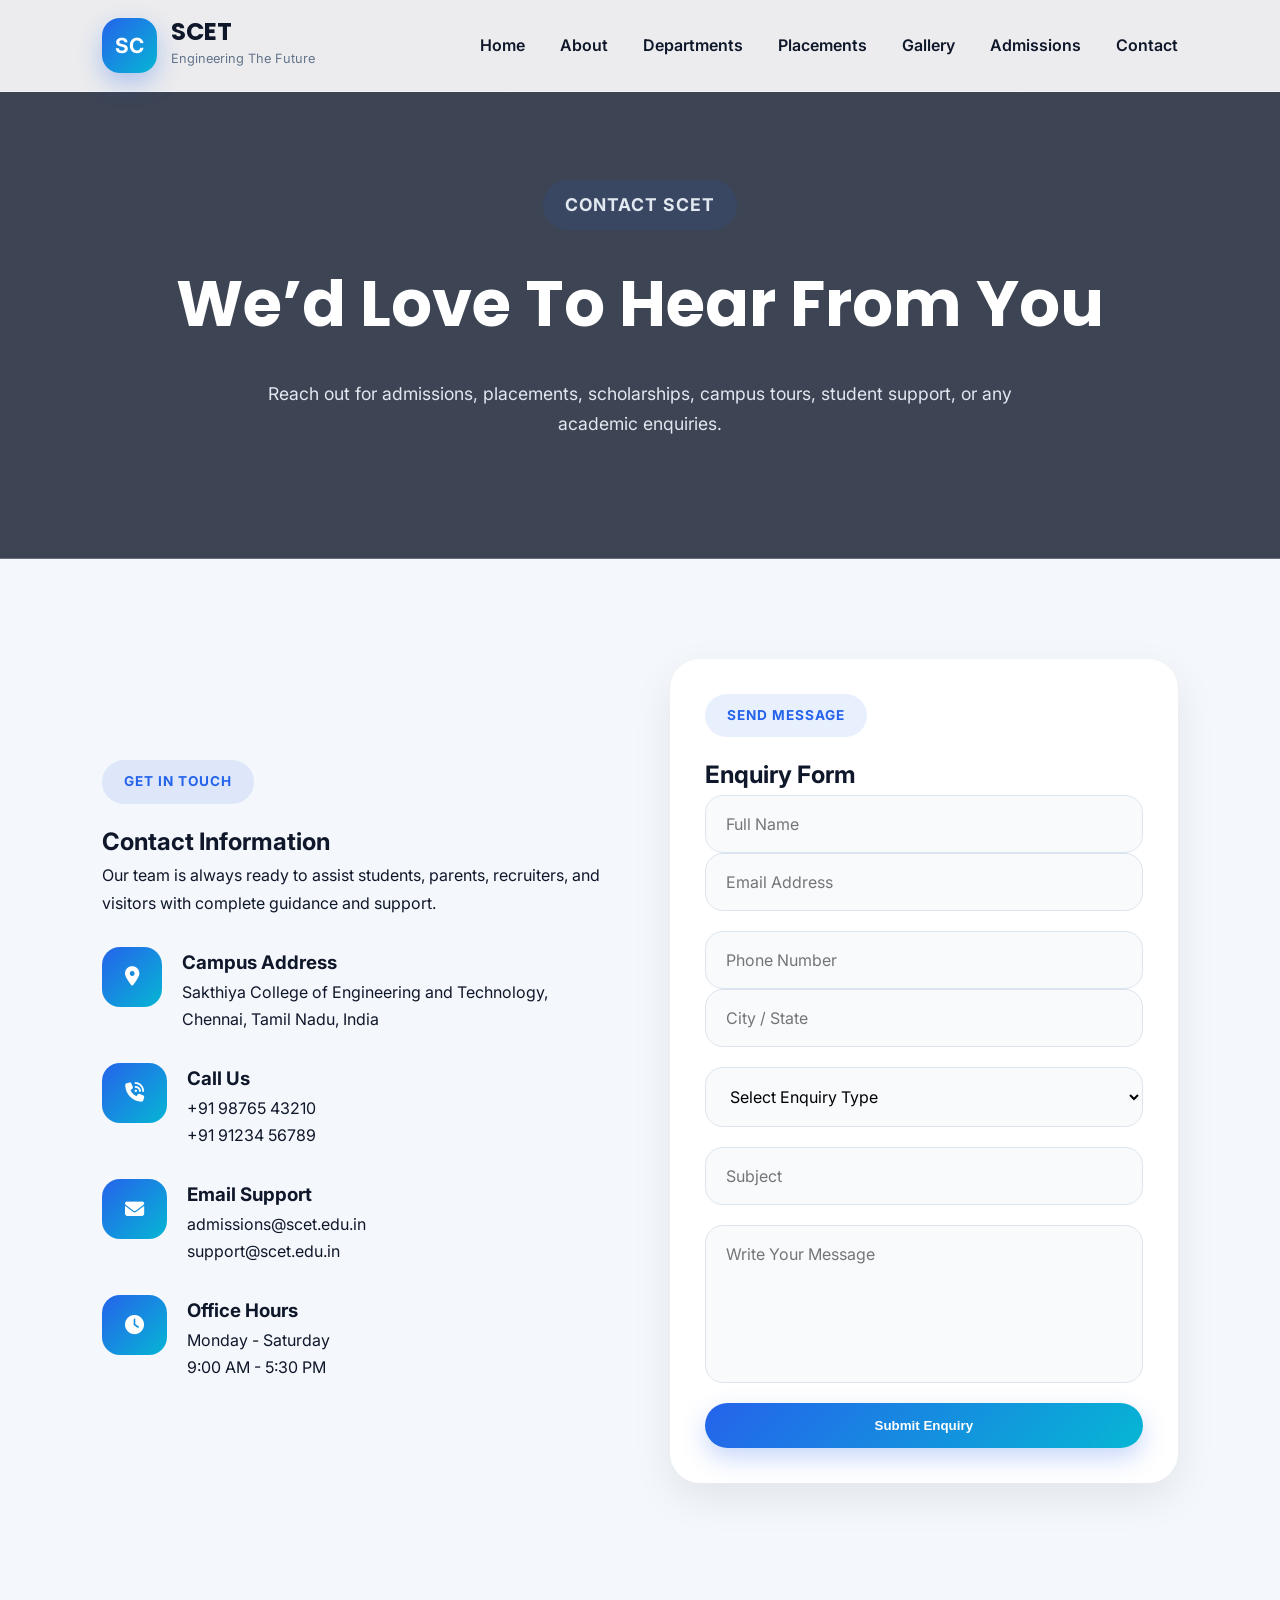
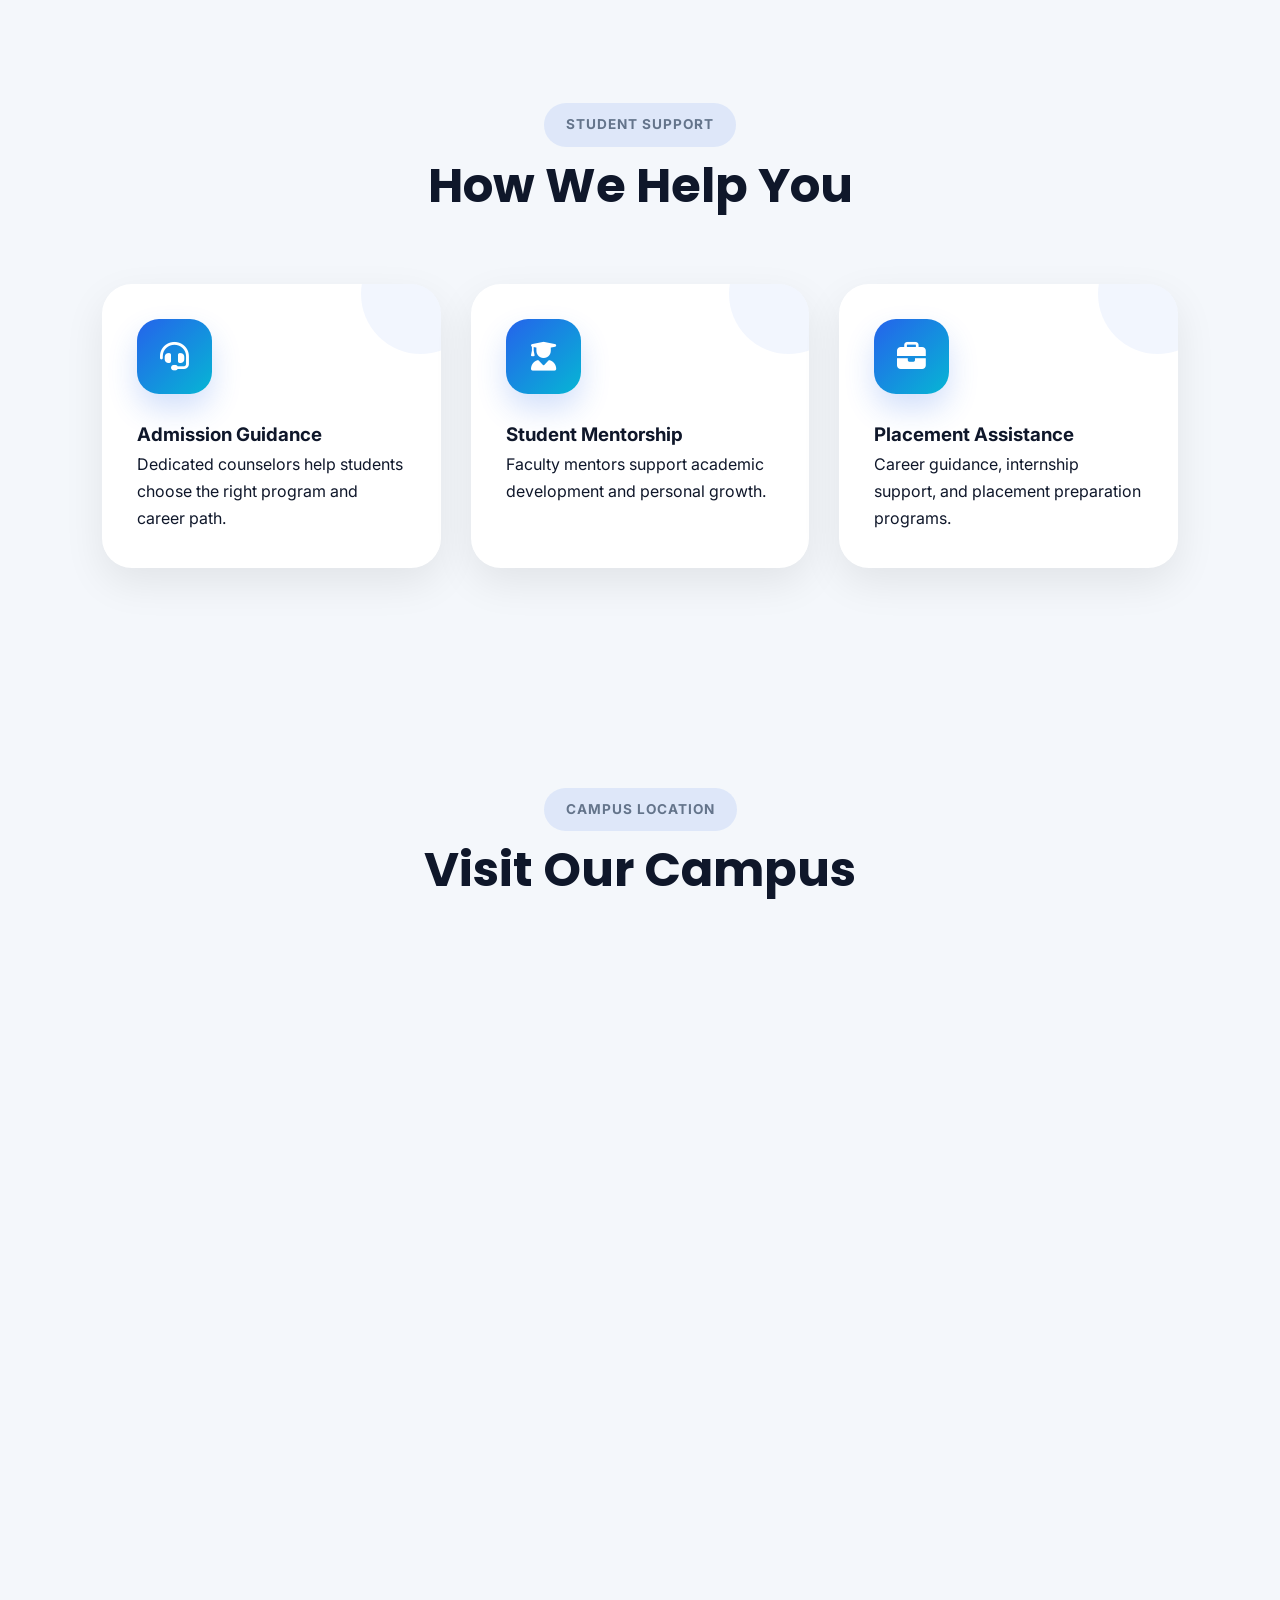
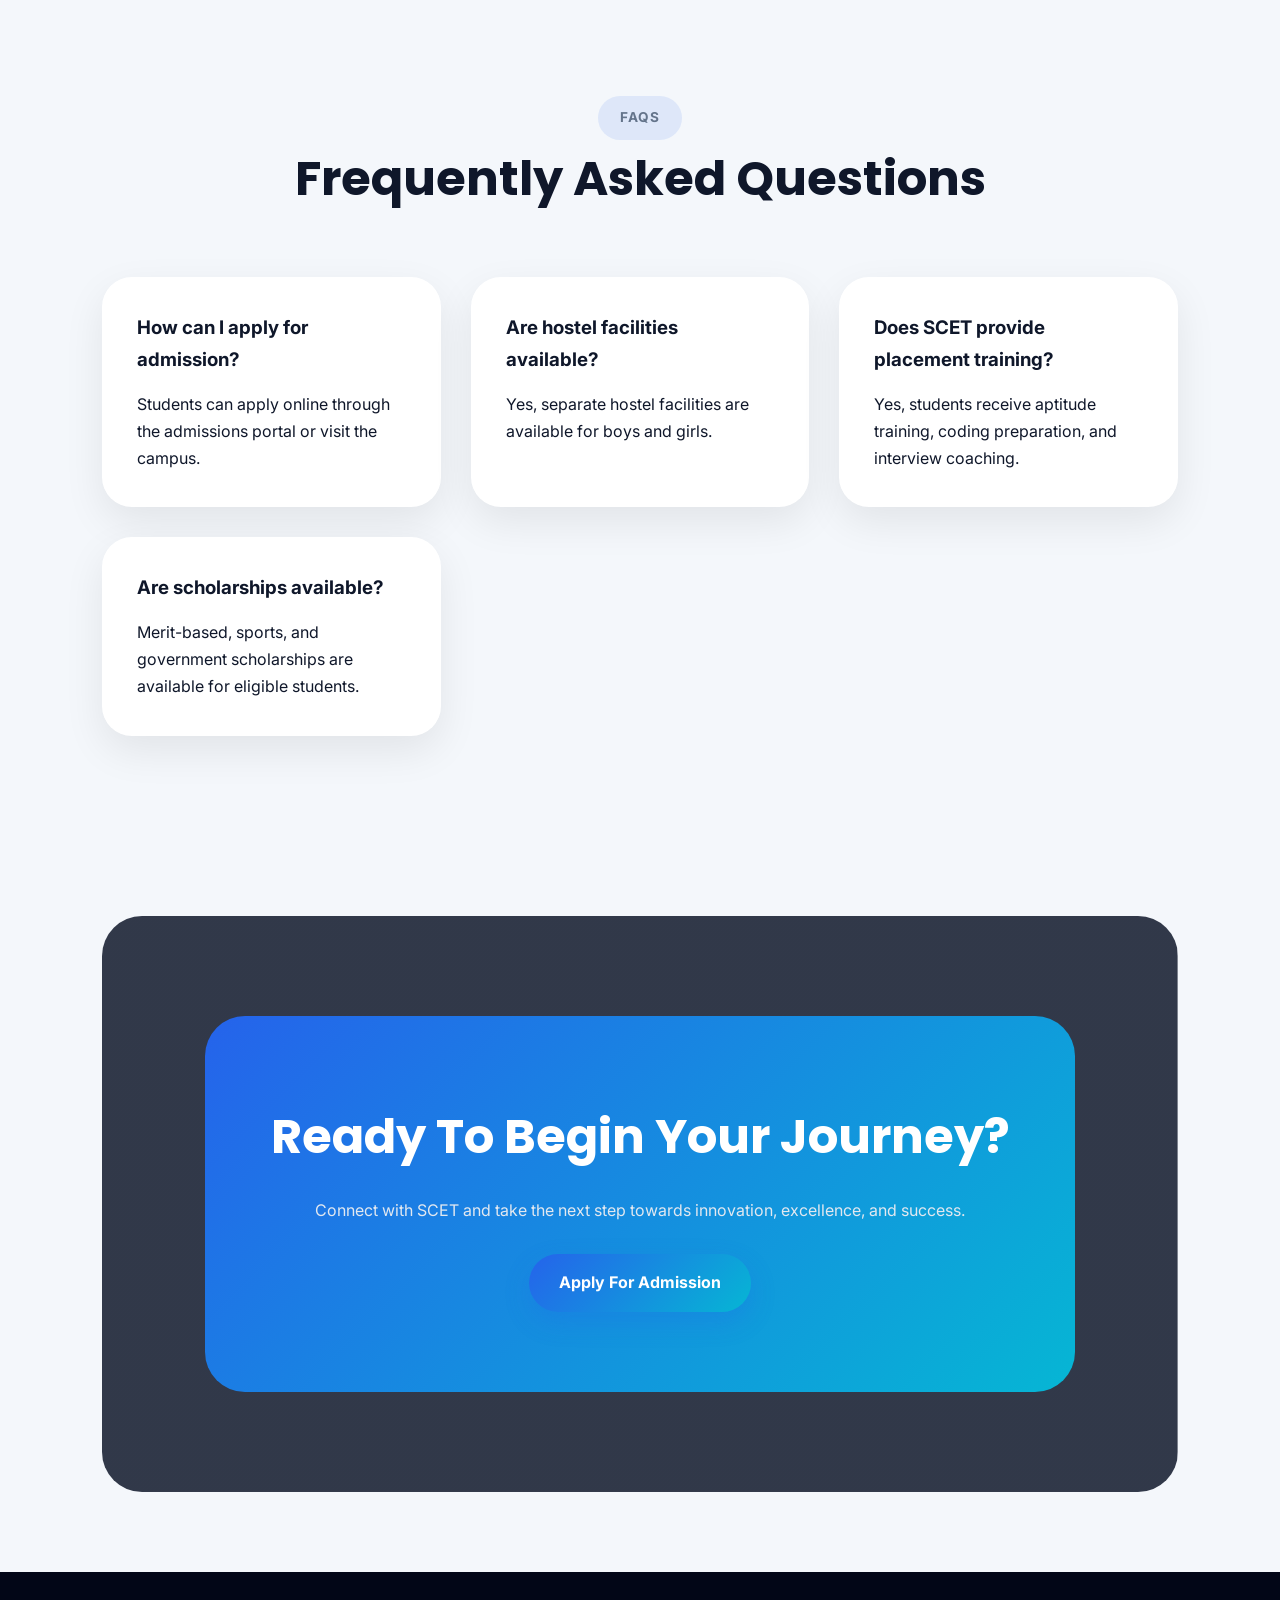
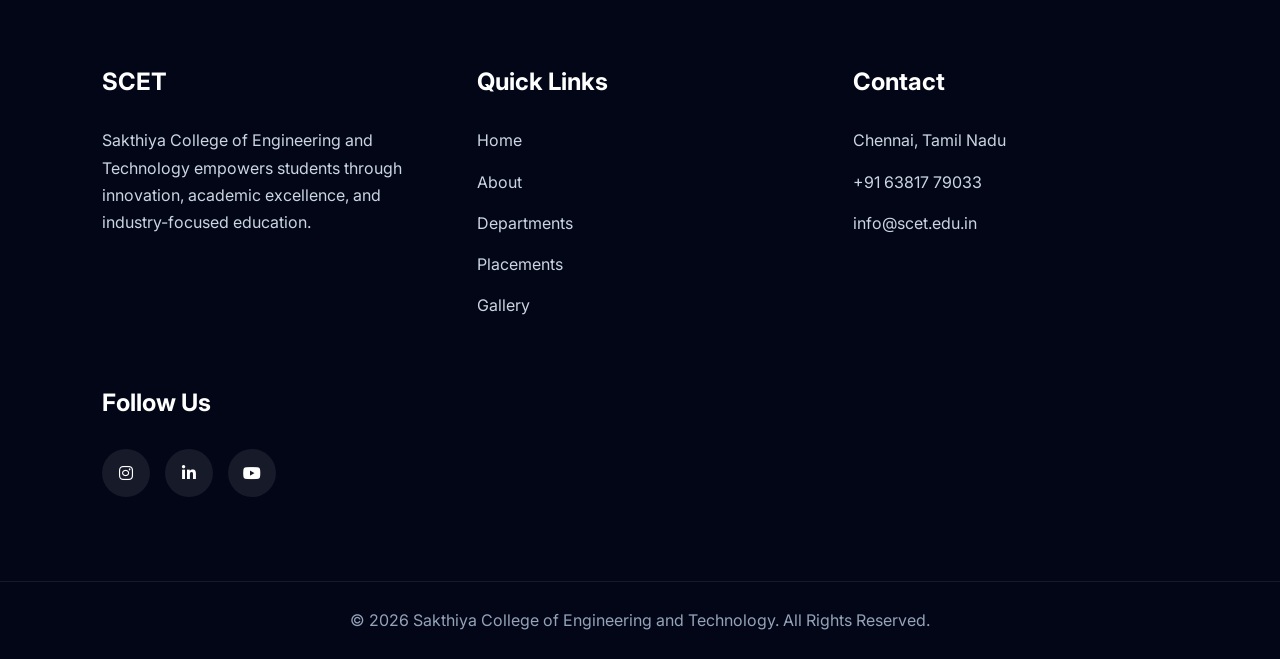
<file: contact.html>
<!-- contact.html -->

<!DOCTYPE html>
<html lang="en">

<head>

    <!-- META TAGS -->

    <meta charset="UTF-8">

    <meta name="viewport"
        content="width=device-width, initial-scale=1.0">

    <meta name="description"
        content="Contact Sakthiya College of Engineering and Technology for admissions, placements, campus visits, and student support.">

    <meta name="keywords"
        content="SCET Contact, Engineering College Chennai, Admission Contact, College Enquiry">

    <title>SCET | Contact Us</title>

    <!-- GOOGLE FONTS -->

    <link rel="preconnect"
        href="https://fonts.googleapis.com">

    <link rel="preconnect"
        href="https://fonts.gstatic.com"
        crossorigin>

    <link href="https://fonts.googleapis.com/css2?family=Inter:wght@300;400;500;600;700;800&family=Poppins:wght@400;500;600;700;800&display=swap"
        rel="stylesheet">

    <!-- FONT AWESOME -->

    <link rel="stylesheet"
        href="https://cdnjs.cloudflare.com/ajax/libs/font-awesome/6.5.2/css/all.min.css">

    <!-- AOS -->

    <link rel="stylesheet"
        href="https://unpkg.com/aos@2.3.4/dist/aos.css">

    <!-- CSS -->

    <link rel="stylesheet"
        href="style.css">

</head>

<body>

    <!-- ================= HEADER ================= -->

    <header>

        <nav>

            <!-- LOGO -->

            <div class="logo">

                <div class="logo-circle">
                    SC
                </div>

                <div class="logo-text">

                    <h2>SCET</h2>

                    <span>Engineering The Future</span>

                </div>

            </div>

            <!-- NAVIGATION -->

            <ul class="nav-links"
                id="navLinks">

                <li>
                    <a href="index.html">
                        Home
                    </a>
                </li>

                <li>
                    <a href="about.html">
                        About
                    </a>
                </li>

                <li>
                    <a href="departments.html">
                        Departments
                    </a>
                </li>

                <li>
                    <a href="placements.html">
                        Placements
                    </a>
                </li>

                <li>
                    <a href="gallery.html">
                        Gallery
                    </a>
                </li>

                <li>
                    <a href="admissions.html">
                        Admissions
                    </a>
                </li>

                <li>
                    <a href="contact.html"
                        class="active">
                        Contact
                    </a>
                </li>

            </ul>

            <!-- MOBILE MENU -->

            <div class="menu-toggle"
                id="menuToggle">

                <i class="fa-solid fa-bars"></i>

            </div>

        </nav>

    </header>



    <!-- ================= HERO ================= -->

    <section class="page-hero">

        <div class="page-hero-content"
            data-aos="fade-up">

            <p class="section-tag">
                Contact SCET
            </p>

            <h1>

                We’d Love To Hear From You

            </h1>

            <p>

                Reach out for admissions, placements,
                scholarships, campus tours, student support,
                or any academic enquiries.

            </p>

        </div>

    </section>



    <!-- ================= CONTACT MAIN ================= -->

    <section class="contact-main-section">

        <div class="contact-container">

            <!-- LEFT -->

            <div class="contact-info"
                data-aos="fade-right">

                <p class="section-tag">
                    Get In Touch
                </p>

                <h2>

                    Contact Information

                </h2>

                <p class="contact-description">

                    Our team is always ready to assist students,
                    parents, recruiters, and visitors with complete
                    guidance and support.

                </p>

                <!-- CARD -->

                <div class="contact-item">

                    <i class="fa-solid fa-location-dot"></i>

                    <div>

                        <h3>
                            Campus Address
                        </h3>

                        <p>

                            Sakthiya College of Engineering
                            and Technology,
                            Chennai, Tamil Nadu, India

                        </p>

                    </div>

                </div>

                <!-- CARD -->

                <div class="contact-item">

                    <i class="fa-solid fa-phone-volume"></i>

                    <div>

                        <h3>
                            Call Us
                        </h3>

                        <p>
                            +91 98765 43210
                        </p>

                        <p>
                            +91 91234 56789
                        </p>

                    </div>

                </div>

                <!-- CARD -->

                <div class="contact-item">

                    <i class="fa-solid fa-envelope"></i>

                    <div>

                        <h3>
                            Email Support
                        </h3>

                        <p>
                            admissions@scet.edu.in
                        </p>

                        <p>
                            support@scet.edu.in
                        </p>

                    </div>

                </div>

                <!-- CARD -->

                <div class="contact-item">

                    <i class="fa-solid fa-clock"></i>

                    <div>

                        <h3>
                            Office Hours
                        </h3>

                        <p>

                            Monday - Saturday
                            <br>
                            9:00 AM - 5:30 PM

                        </p>

                    </div>

                </div>
            </div>

            <!-- RIGHT -->

            <div class="contact-form-box"
                id="contactForm"
                data-aos="fade-left">

                <p class="section-tag">
                    Send Message
                </p>

                <h2>

                    Enquiry Form

                </h2>

                <form>

                    <div class="form-grid">

                        <input type="text"
                            placeholder="Full Name"
                            required>

                        <input type="email"
                            placeholder="Email Address"
                            required>

                    </div>

                    <div class="form-grid">

                        <input type="tel"
                            placeholder="Phone Number"
                            required>

                        <input type="text"
                            placeholder="City / State"
                            required>

                    </div>

                    <select required>

                        <option value="">
                            Select Enquiry Type
                        </option>

                        <option>
                            Admissions
                        </option>

                        <option>
                            Placements
                        </option>

                        <option>
                            Scholarships
                        </option>

                        <option>
                            Hostel Facilities
                        </option>

                        <option>
                            Campus Visit
                        </option>

                    </select>

                    <input type="text"
                        placeholder="Subject"
                        required>

                    <textarea rows="6"
                        placeholder="Write Your Message"></textarea>

                    <button type="submit"
                        class="primary-btn">

                        Submit Enquiry

                    </button>

                </form>

            </div>

        </div>

    </section>



    <!-- ================= QUICK SUPPORT ================= -->

    <section class="why-choose-section">

        <div class="section-header"
            data-aos="fade-up">

            <p class="section-tag">
                Student Support
            </p>

            <h2>

                How We Help You

            </h2>

        </div>

        <div class="why-choose-grid">

            <!-- CARD -->

            <div class="why-card"
                data-aos="zoom-in">

                <i class="fa-solid fa-headset"></i>

                <h3>
                    Admission Guidance
                </h3>

                <p>

                    Dedicated counselors help students
                    choose the right program and career path.

                </p>

            </div>

            <!-- CARD -->

            <div class="why-card"
                data-aos="zoom-in"
                data-aos-delay="100">

                <i class="fa-solid fa-user-graduate"></i>

                <h3>
                    Student Mentorship
                </h3>

                <p>

                    Faculty mentors support academic
                    development and personal growth.

                </p>

            </div>

            <!-- CARD -->

            <div class="why-card"
                data-aos="zoom-in"
                data-aos-delay="200">

                <i class="fa-solid fa-briefcase"></i>

                <h3>
                    Placement Assistance
                </h3>

                <p>

                    Career guidance, internship support,
                    and placement preparation programs.

                </p>

            </div>

        </div>

    </section>



    <!-- ================= MAP ================= -->

    <section class="map-section">

        <div class="section-header"
            data-aos="fade-up">

            <p class="section-tag">
                Campus Location
            </p>

            <h2>

                Visit Our Campus

            </h2>

        </div>

        <div class="map-container"
            data-aos="zoom-in">

            <iframe
                src="https://www.google.com/maps/embed?pb=!1m18!1m12!1m3!1d3915.9570034849037!2d80.242325!3d13.082680!2m3!1f0!2f0!3f0!3m2!1i1024!2i768!4f13.1!3m3!1m2!1s0x3a5266f0f8d6f0f1%3A0x8f2a1c0f5c2b0a1b!2sChennai!5e0!3m2!1sen!2sin!4v1710000000000!5m2!1sen!2sin"
                width="100%"
                height="500"
                style="border:0; border-radius:30px;"
                allowfullscreen=""
                loading="lazy">

            </iframe>

        </div>

    </section>



    <!-- ================= FAQ ================= -->

    <section class="faq-section">

        <div class="section-header"
            data-aos="fade-up">

            <p class="section-tag">
                FAQs
            </p>

            <h2>

                Frequently Asked Questions

            </h2>

        </div>

        <div class="faq-container">

            <!-- FAQ -->

            <div class="faq-card"
                data-aos="fade-up">

                <h3>
                    How can I apply for admission?
                </h3>

                <p>

                    Students can apply online through
                    the admissions portal or visit the campus.

                </p>

            </div>

            <!-- FAQ -->

            <div class="faq-card"
                data-aos="fade-up"
                data-aos-delay="100">

                <h3>
                    Are hostel facilities available?
                </h3>

                <p>

                    Yes, separate hostel facilities
                    are available for boys and girls.

                </p>

            </div>

            <!-- FAQ -->

            <div class="faq-card"
                data-aos="fade-up"
                data-aos-delay="200">

                <h3>
                    Does SCET provide placement training?
                </h3>

                <p>

                    Yes, students receive aptitude training,
                    coding preparation, and interview coaching.

                </p>

            </div>

            <!-- FAQ -->

            <div class="faq-card"
                data-aos="fade-up"
                data-aos-delay="300">

                <h3>
                    Are scholarships available?
                </h3>

                <p>

                    Merit-based, sports, and government
                    scholarships are available for eligible students.

                </p>

            </div>

        </div>

    </section>



    <!-- ================= CTA ================= -->

    <section class="cta-section">

        <div class="cta-content"
            data-aos="zoom-in">

            <h2>

                Ready To Begin Your Journey?

            </h2>

            <p>

                Connect with SCET and take the next step
                towards innovation, excellence, and success.

            </p>

            <a href="admissions.html"
                class="primary-btn">

                Apply For Admission

            </a>

        </div>

    </section>



    <!-- ================= FOOTER ================= -->

    <footer>

        <div class="footer-container">

            <!-- ABOUT -->

            <div class="footer-box">

                <h3>
                    SCET
                </h3>

                <p>

                    Sakthiya College of Engineering
                    and Technology empowers students
                    through innovation, academic excellence,
                    and industry-focused education.

                </p>

            </div>

            <!-- LINKS -->

            <div class="footer-box">

                <h3>
                    Quick Links
                </h3>

                <a href="index.html">
                    Home
                </a>

                <a href="about.html">
                    About
                </a>

                <a href="departments.html">
                    Departments
                </a>

                <a href="placements.html">
                    Placements
                </a>

                <a href="gallery.html">
                    Gallery
                </a>

            </div>

            <!-- CONTACT -->

            <div class="footer-box">

                <h3>
                    Contact
                </h3>

                <p>
                    Chennai, Tamil Nadu
                </p>

                <p>
                    +91 63817 79033
                </p>

                <p>
                    info@scet.edu.in
                </p>

            </div>

            <!-- SOCIAL -->

            <div class="footer-box">

                <h3>
                    Follow Us
                </h3>

                <div class="social-icons">

                    <a href="https://www.instagram.com/sakthiya_dellibabu/">
                        <i class="fa-brands fa-instagram"></i>
                    </a>

                    <a href="https://www.linkedin.com/in/sakthiya-d-83a5b3386/">
                        <i class="fa-brands fa-linkedin-in"></i>
                    </a>

                    <a href="https://www.youtube.com/channel/UCGmQo13iZ839QArNrKTA0Eg">
                        <i class="fa-brands fa-youtube"></i>
                    </a>

                </div>

            </div>

        </div>

        <!-- FOOTER BOTTOM -->

        <div class="footer-bottom">

            <p>

                © 2026 Sakthiya College of Engineering
                and Technology. All Rights Reserved.

            </p>

        </div>

    </footer>



    <!-- ================= AOS SCRIPT ================= -->

    <script src="https://unpkg.com/aos@2.3.4/dist/aos.js"></script>

    <script>

        AOS.init({

            duration:1000,
            once:true

        });

    </script>



    <!-- ================= JAVASCRIPT ================= -->

    <script src="script.js"></script>

</body>

</html>
</file>
<file: style.css>
/* =========================================
   GOOGLE FONTS
========================================= */

@import url('https://fonts.googleapis.com/css2?family=Inter:wght@300;400;500;600;700;800&family=Poppins:wght@400;500;600;700;800&display=swap');



/* =========================================
   RESET
========================================= */

*{

    margin:0;

    padding:0;

    box-sizing:border-box;

    scroll-behavior:smooth;

}

html{

    overflow-x:hidden;

}

body{

    font-family:'Inter',sans-serif;

    background:#f8fafc;

    color:#0f172a;

    overflow-x:hidden;

    line-height:1.7;

}



/* =========================================
   ROOT
========================================= */

:root{

    --primary:#2563eb;

    --secondary:#0f172a;

    --white:#ffffff;

    --light:#f8fafc;

    --gray:#64748b;

    --border:#e2e8f0;

    --gradient:linear-gradient(135deg,#2563eb,#06b6d4);

    --shadow:0 15px 40px rgba(0,0,0,0.08);

}



/* =========================================
   GLOBAL
========================================= */

img{

    width:100%;

    display:block;

}

a{

    text-decoration:none;

}

ul{

    list-style:none;

}

section{

    padding:100px 8%;

}

.section-header{

    text-align:center;

    margin-bottom:70px;

}

.section-header h2{

    font-size:3rem;

    font-family:'Poppins',sans-serif;

    margin-top:10px;

}

.section-tag{

    display:inline-block;

    padding:10px 22px;

    border-radius:50px;

    background:rgba(37,99,235,0.1);

    color:var(--primary);

    font-size:0.9rem;

    font-weight:700;

    letter-spacing:1px;

    text-transform:uppercase;

}



/* =========================================
   HEADER
========================================= */

header{

    width:100%;

    position:fixed;

    top:0;

    left:0;

    z-index:1000;

    background:rgba(255,255,255,0.92);

    backdrop-filter:blur(14px);

    border-bottom:1px solid rgba(0,0,0,0.05);

    transition:0.4s;

}

header.scrolled{

    box-shadow:0 10px 30px rgba(0,0,0,0.08);

}

nav{

    display:flex;

    align-items:center;

    justify-content:space-between;

    padding:18px 8%;

}



/* =========================================
   LOGO
========================================= */

.logo{

    display:flex;

    align-items:center;

    gap:14px;

}

.logo-circle{

    width:58px;

    height:58px;

    border-radius:50%;

    background:var(--gradient);

    color:#fff;

    display:flex;

    align-items:center;

    justify-content:center;

    font-size:1.5rem;

    font-weight:700;

    box-shadow:0 12px 25px rgba(37,99,235,0.3);

}

.logo-text h2{

    font-size:2rem;

    line-height:1;

    font-family:'Poppins',sans-serif;

}

.logo-text span{

    color:var(--gray);

    font-size:0.95rem;

}



/* =========================================
   NAVIGATION
========================================= */

.nav-links{

    display:flex;

    align-items:center;

    gap:35px;

}

.nav-links a{

    color:var(--secondary);

    font-weight:600;

    transition:0.3s;

    position:relative;

}

.nav-links a:hover,

.nav-links a.active{

    color:var(--primary);

}

.nav-links a::after{

    content:"";

    position:absolute;

    left:0;

    bottom:-6px;

    width:0;

    height:2px;

    background:var(--primary);

    transition:0.4s;

}

.nav-links a:hover::after,

.nav-links a.active::after{

    width:100%;

}



/* =========================================
   BUTTONS
========================================= */

.primary-btn,

.nav-btn{

    display:inline-flex;

    align-items:center;

    justify-content:center;

    padding:10px 20px;

    border:none;

    border-radius:50px;

    background:var(--gradient);

    color:#fff;

    font-weight:600;

    cursor:pointer;

    transition:0.4s;

    position:relative;

    overflow:hidden;

}

.primary-btn:hover,

.nav-btn:hover{

    transform:translateY(-4px);

    box-shadow:0 15px 30px rgba(37,99,235,0.3);

}

.secondary-btn{

    padding:14px 32px;

    border-radius:50px;

    border:2px solid rgba(255,255,255,0.3);

    color:#fff;

    font-weight:600;

    transition:0.4s;

}

.secondary-btn:hover{

    background:#fff;

    color:#0f172a;

}



/* =========================================
   MOBILE MENU
========================================= */

.menu-toggle{

    display:none;

    font-size:1.8rem;

    cursor:pointer;

}



/* =========================================
   HERO
========================================= */

.hero{

    min-height:100vh;

    display:flex;

    align-items:center;

    justify-content:center;

    text-align:center;

    position:relative;

    overflow:hidden;

    padding-top:120px;

    background:
    linear-gradient(rgba(2,6,23,0.75),rgba(2,6,23,0.75)),
    url('https://images.unsplash.com/photo-1562774053-701939374585?q=80&w=1600&auto=format&fit=crop');

    background-size:cover;

    background-position:center;

    color:#fff;

}

.hero-content{

    max-width:900px;

    animation:fadeUp 1s ease;

}

.hero-content h1{

    font-size:5rem;

    line-height:1.1;

    margin:25px 0;

    font-family:'Poppins',sans-serif;

}

.hero-content h1 span{

    background:linear-gradient(135deg,#38bdf8,#2563eb);

    -webkit-background-clip:text;

    background-clip:text;

    -webkit-text-fill-color:transparent;

}

.hero-content p{

    max-width:750px;

    margin:auto;

    font-size:1.2rem;

    color:#e2e8f0;

    margin-bottom:40px;

}

.hero-buttons{

    display:flex;

    justify-content:center;

    gap:20px;

    flex-wrap:wrap;

}



/* =========================================
   PAGE HERO
========================================= */

.page-hero{

    padding-top:180px;

    padding-bottom:120px;

    background:var(--gradient);

    text-align:center;

    color:#fff;

}

.page-hero h1{

    font-size:4rem;

    margin:20px 0;

    font-family:'Poppins',sans-serif;

}

.page-hero p{

    max-width:700px;

    margin:auto;

}



/* =========================================
   GRIDS
========================================= */

.department-grid,

.process-grid,

.courses-grid,

.scholarship-grid,

.gallery-grid,

.faq-container,

.success-grid,

.recruiters-grid{

    display:grid;

    grid-template-columns:repeat(auto-fit,minmax(280px,1fr));

    gap:30px;

}



/* =========================================
   CARDS
========================================= */

.department-card,

.process-card,

.course-card,

.scholarship-card,

.faq-card,

.success-card,

.recruiter-card,

.gallery-card{

    background:#fff;

    border-radius:25px;

    padding:35px;

    box-shadow:var(--shadow);

    transition:0.4s;

}

.department-card:hover,

.process-card:hover,

.course-card:hover,

.scholarship-card:hover,

.faq-card:hover,

.success-card:hover,

.recruiter-card:hover{

    transform:translateY(-10px);

}



/* =========================================
   ICONS
========================================= */

.department-card i,

.process-card i,

.course-card i,

.scholarship-card i{

    width:75px;

    height:75px;

    border-radius:20px;

    background:var(--gradient);

    color:#fff;

    display:flex;

    align-items:center;

    justify-content:center;

    font-size:1.8rem;

    margin-bottom:25px;

}



/* =========================================
   ABOUT / CONTACT / ELIGIBILITY
========================================= */

.about-main-container,

.contact-container,

.eligibility-container{

    display:grid;

    grid-template-columns:repeat(auto-fit,minmax(320px,1fr));

    gap:50px;

    align-items:center;

}

.about-main-image img,

.eligibility-image img{

    border-radius:30px;

    box-shadow:var(--shadow);

}



/* =========================================
   FORMS
========================================= */

form{

    display:flex;

    flex-direction:column;

    gap:20px;

}

input,

textarea,

select{

    width:100%;

    padding:16px 20px;

    border:1px solid var(--border);

    border-radius:16px;

    outline:none;

    font-size:1rem;

    transition:0.3s;

}

input:focus,

textarea:focus,

select:focus{

    border-color:var(--primary);

    box-shadow:0 0 0 4px rgba(37,99,235,0.1);

}

.contact-form-box,

.application-form-box{

    background:#fff;

    padding:45px;

    border-radius:30px;

    box-shadow:var(--shadow);

}



/* =========================================
   CONTACT ITEMS
========================================= */

.contact-item{

    display:flex;

    gap:20px;

    margin-top:30px;

}

.contact-item i{

    width:65px;

    height:65px;

    border-radius:50%;

    background:var(--gradient);

    color:#fff;

    display:flex;

    align-items:center;

    justify-content:center;

    font-size:1.3rem;

}



/* =========================================
   GALLERY
========================================= */

.gallery-card{

    overflow:hidden;

    position:relative;

    padding:0;

}

.gallery-card img{

    height:320px;

    object-fit:cover;

    transition:0.5s;

}

.gallery-card:hover img{

    transform:scale(1.1);

}



/* =========================================
   CTA
========================================= */

.cta-section{

    background:var(--gradient);

    color:#fff;

    text-align:center;

    border-radius:40px;

    margin:80px 8%;

}

.cta-content h2{

    font-size:3rem;

    margin-bottom:20px;

}

.cta-content p{

    max-width:700px;

    margin:auto auto 30px;

}



/* =========================================
   FOOTER
========================================= */

footer{

    background:#0f172a;

    color:#fff;

    padding-top:90px;

}

.footer-container{

    display:grid;

    grid-template-columns:repeat(auto-fit,minmax(220px,1fr));

    gap:40px;

    padding:0 8% 60px;

}

.footer-box h3{

    margin-bottom:20px;

    font-size:1.5rem;

}

.footer-box p,

.footer-box a{

    color:#cbd5e1;

    margin-bottom:12px;

    display:block;

    transition:0.3s;

}

.footer-box a:hover{

    color:#fff;

    padding-left:5px;

}

.social-icons{

    display:flex;

    gap:15px;

    margin-top:20px;

}

.social-icons a{

    width:45px;

    height:45px;

    border-radius:50%;

    background:rgba(255,255,255,0.1);

    display:flex;

    align-items:center;

    justify-content:center;

    color:#fff;

    transition:0.3s;

}

.social-icons a:hover{

    background:var(--primary);

    transform:translateY(-5px);

}

.footer-bottom{

    border-top:1px solid rgba(255,255,255,0.1);

    text-align:center;

    padding:25px;

    color:#94a3b8;

}



/* =========================================
   ANIMATION
========================================= */

@keyframes fadeUp{

    from{

        opacity:0;

        transform:translateY(40px);

    }

    to{

        opacity:1;

        transform:translateY(0);

    }

}



/* =========================================
   RESPONSIVE
========================================= */

@media(max-width:992px){

    .nav-links{

        position:absolute;

        top:100%;

        right:-100%;

        width:280px;

        background:#fff;

        flex-direction:column;

        padding:40px;

        gap:25px;

        box-shadow:var(--shadow);

        transition:0.4s;

    }

    .nav-links.active{

        right:0;

    }

    .menu-toggle{

        display:block;

    }

    .nav-btn{

        display:none;

    }

    .hero-content h1{

        font-size:3.5rem;

    }

    .page-hero h1{

        font-size:3rem;

    }

}



@media(max-width:768px){

    section{

        padding:80px 6%;

    }

    .hero{

        padding-top:140px;

    }

    .hero-content h1{

        font-size:2.7rem;

    }

    .hero-content p{

        font-size:1rem;

    }

    .page-hero h1{

        font-size:2.4rem;

    }

    .cta-content h2{

        font-size:2.2rem;

    }

}



@media(max-width:576px){

    .hero-content h1{

        font-size:2.2rem;

    }

    .section-header h2{

        font-size:2rem;

    }

    .cta-content h2{

        font-size:1.8rem;

    }

    .contact-form-box,

    .application-form-box,

    .department-card,

    .process-card,

    .course-card,

    .scholarship-card{

        padding:25px;

    }

}

/* ================= GOOGLE FONT ================= */

@import url('https://fonts.googleapis.com/css2?family=Poppins:wght@300;400;500;600;700;800&display=swap');



/* ================= RESET ================= */

*{
    margin:0;
    padding:0;
    box-sizing:border-box;
    scroll-behavior:smooth;
}



/* ================= ROOT ================= */

:root{

    --primary:#2563eb;

    --secondary:#0f172a;

    --white:#ffffff;

    --light:#f8fafc;

    --text:#475569;

    --border:#e2e8f0;

    --gradient:linear-gradient(135deg,#2563eb,#06b6d4);

    --shadow:0 10px 30px rgba(0,0,0,0.1);

}



/* ================= BODY ================= */

body{

    font-family:'Poppins',sans-serif;

    background:var(--light);

    color:var(--secondary);

    overflow-x:hidden;

}



/* ================= GLOBAL ================= */

img{

    width:100%;

    display:block;

}

a{

    text-decoration:none;

}

ul{

    list-style:none;

}

section{

    padding:100px 8%;

}



/* ================= HEADER ================= */

.header{

    position:fixed;

    top:0;

    left:0;

    width:100%;

    z-index:1000;

    background:rgba(255,255,255,0.92);

    backdrop-filter:blur(10px);

    border-bottom:1px solid rgba(255,255,255,0.2);

}

.navbar{

    display:flex;

    align-items:center;

    justify-content:space-between;

    padding:18px 8%;

}



/* ================= LOGO ================= */

.logo{

    display:flex;

    align-items:center;

    gap:14px;

}

.logo-circle{

    width:55px;

    height:55px;

    border-radius:50%;

    background:var(--gradient);

    display:flex;

    align-items:center;

    justify-content:center;

    color:white;

    font-weight:700;

    font-size:1.3rem;

}

.logo-text h2{

    font-size:1.7rem;

}

.logo-text span{

    color:var(--text);

    font-size:0.9rem;

}



/* ================= NAV LINKS ================= */

.nav-links{

    display:flex;

    gap:35px;

}

.nav-links a{

    color:var(--secondary);

    font-weight:600;

    transition:0.3s;

    position:relative;

}

.nav-links a::after{

    content:"";

    position:absolute;

    width:0;

    height:2px;

    background:var(--primary);

    left:0;

    bottom:-6px;

    transition:0.3s;

}

.nav-links a:hover::after,
.nav-links a.active::after{

    width:100%;

}

.nav-links a:hover,
.nav-links a.active{

    color:var(--primary);

}



/* ================= BUTTONS ================= */

.nav-btn,
.primary-btn,
.secondary-btn{

    padding:14px 32px;

    border-radius:50px;

    display:inline-block;

    font-weight:600;

    transition:0.4s;

}

.nav-btn,
.primary-btn{

    background:var(--gradient);

    color:white;

}

.secondary-btn{

    border:2px solid white;

    color:white;

}

.nav-btn:hover,
.primary-btn:hover{

    transform:translateY(-5px);

    box-shadow:0 10px 25px rgba(37,99,235,0.3);

}

.secondary-btn:hover{

    background:white;

    color:var(--secondary);

}



/* ================= MENU ================= */

.menu-toggle{

    display:none;

    font-size:1.5rem;

    cursor:pointer;

}



/* ================= HERO ================= */

.hero{

    min-height:100vh;

    display:flex;

    align-items:center;

    position:relative;

    overflow:hidden;

    background:linear-gradient(to right,#0f172a,#1e293b);

}

.hero-overlay{

    position:absolute;

    inset:0;

    background:
    radial-gradient(circle at top right,
    rgba(37,99,235,0.3),
    transparent 40%);

}

.hero-container{

    width:100%;

    display:grid;

    grid-template-columns:repeat(auto-fit,minmax(320px,1fr));

    align-items:center;

    gap:60px;

    position:relative;

    z-index:2;

}



/* HERO CONTENT */

.hero-content{

    color:white;

}

.hero-tag{

    display:inline-block;

    background:rgba(255,255,255,0.12);

    padding:10px 20px;

    border-radius:30px;

    margin-bottom:25px;

    backdrop-filter:blur(10px);

}

.hero-content h1{

    font-size:4.5rem;

    line-height:1.2;

    margin-bottom:25px;

}

.hero-content h1 span{

    color:#38bdf8;

}

.hero-description{

    color:#cbd5e1;

    line-height:1.9;

    margin-bottom:35px;

    font-size:1.05rem;

}

.hero-buttons{

    display:flex;

    gap:20px;

    flex-wrap:wrap;

}



/* HERO IMAGE */

.hero-image{

    position:relative;

}

.hero-image img{

    border-radius:35px;

    box-shadow:0 20px 50px rgba(0,0,0,0.3);

}



/* GLASS CARDS */

.glass-card{

    position:absolute;

    background:rgba(255,255,255,0.15);

    backdrop-filter:blur(10px);

    border:1px solid rgba(255,255,255,0.2);

    padding:25px;

    border-radius:25px;

    color:white;

    text-align:center;

    width:180px;

    animation:float 4s ease-in-out infinite;

}

.glass-card i{

    font-size:2rem;

    color:#38bdf8;

    margin-bottom:15px;

}

.card1{

    top:-30px;

    left:-30px;

}

.card2{

    bottom:-30px;

    right:-30px;

}



/* FLOAT */

@keyframes float{

    0%{
        transform:translateY(0);
    }

    50%{
        transform:translateY(-10px);
    }

    100%{
        transform:translateY(0);
    }

}



/* ================= FEATURES ================= */

.features-section{

    display:grid;

    grid-template-columns:repeat(auto-fit,minmax(280px,1fr));

    gap:30px;

    margin-top:-80px;

    position:relative;

    z-index:10;

}

.feature-card{

    background:white;

    padding:40px;

    border-radius:30px;

    box-shadow:var(--shadow);

    transition:0.4s;

    text-align:center;

}

.feature-card:hover{

    transform:translateY(-10px);

}

.feature-card i{

    width:80px;

    height:80px;

    border-radius:20px;

    background:var(--gradient);

    color:white;

    display:flex;

    align-items:center;

    justify-content:center;

    font-size:1.8rem;

    margin:auto auto 25px;

}

.feature-card h3{

    margin-bottom:15px;

}

.feature-card p{

    color:var(--text);

}



/* ================= ABOUT ================= */

.about-section{

    display:grid;

    grid-template-columns:repeat(auto-fit,minmax(320px,1fr));

    gap:60px;

    align-items:center;

}

.about-image img{

    border-radius:30px;

    box-shadow:var(--shadow);

}

.section-tag{

    color:var(--primary);

    font-weight:700;

    letter-spacing:1px;

    text-transform:uppercase;

}

.about-content h2{

    font-size:3rem;

    margin:20px 0;

}

.about-content p{

    color:var(--text);

    line-height:1.9;

    margin-bottom:30px;

}

.about-list{

    display:grid;

    grid-template-columns:repeat(2,1fr);

    gap:20px;

    margin-bottom:35px;

}

.about-list div{

    display:flex;

    align-items:center;

    gap:12px;

    font-weight:500;

}

.about-list i{

    color:var(--primary);

}



/* ================= STATS ================= */

.stats-section{

    background:var(--gradient);

    display:grid;

    grid-template-columns:repeat(auto-fit,minmax(220px,1fr));

    gap:30px;

}

.stat-card{

    text-align:center;

    color:white;

    background:rgba(255,255,255,0.12);

    padding:40px;

    border-radius:25px;

    backdrop-filter:blur(10px);

}

.stat-card h2{

    font-size:3rem;

}



/* ================= CTA ================= */

.cta-section{

    text-align:center;

}

.cta-content{

    background:var(--gradient);

    padding:80px 40px;

    border-radius:40px;

    color:white;

}

.cta-content h2{

    font-size:3rem;

    margin-bottom:20px;

}

.cta-content p{

    max-width:700px;

    margin:auto auto 30px;

}



/* ================= FOOTER ================= */

footer{

    background:#0f172a;

    color:white;

    padding-top:80px;

}

.footer-container{

    display:grid;

    grid-template-columns:repeat(auto-fit,minmax(220px,1fr));

    gap:40px;

    padding:0 8% 60px;

}

.footer-box h3{

    margin-bottom:20px;

}

.footer-box p,
.footer-box a{

    color:#cbd5e1;

    margin-bottom:12px;

    display:block;

}

.footer-box a:hover{

    color:white;

}

.footer-bottom{

    border-top:1px solid rgba(255,255,255,0.1);

    padding:25px;

    text-align:center;

    color:#94a3b8;

}



/* ================= RESPONSIVE ================= */

@media(max-width:992px){

    .nav-links{

        position:absolute;

        top:100%;

        right:-100%;

        flex-direction:column;

        width:280px;

        background:white;

        padding:40px;

        transition:0.4s;

        box-shadow:var(--shadow);

    }

    .nav-links.active{

        right:0;

    }

    .menu-toggle{

        display:block;

    }

    .nav-btn{

        display:none;

    }

    .hero-content h1{

        font-size:3rem;

    }

}



@media(max-width:768px){

    section{

        padding:80px 6%;

    }

    .hero{

        padding-top:120px;

    }

    .hero-content{

        text-align:center;

    }

    .hero-buttons{

        justify-content:center;

    }

    .hero-content h1{

        font-size:2.5rem;

    }

    .about-content h2{

        font-size:2.2rem;

    }

    .cta-content h2{

        font-size:2.2rem;

    }

    .about-list{

        grid-template-columns:1fr;

    }

}



@media(max-width:576px){

    .hero-content h1{

        font-size:2rem;

    }

    .glass-card{

        display:none;

    }

    .cta-content h2{

        font-size:1.8rem;

    }

}

/* =========================================
   GOOGLE FONTS
========================================= */

@import url('https://fonts.googleapis.com/css2?family=Inter:wght@300;400;500;600;700;800&family=Poppins:wght@400;500;600;700;800&display=swap');

/* =========================================
   RESET
========================================= */

*{
    margin:0;
    padding:0;
    box-sizing:border-box;
    scroll-behavior:smooth;
}

html{
    overflow-x:hidden;
}

body{
    font-family:'Inter',sans-serif;
    background:#f4f7fb;
    color:#0f172a;
    overflow-x:hidden;
    line-height:1.7;
}

/* =========================================
   ROOT VARIABLES
========================================= */

:root{

    --primary:#2563eb;
    --secondary:#0f172a;
    --light:#f8fafc;
    --white:#ffffff;
    --gray:#64748b;
    --border:#e2e8f0;

    --gradient:
    linear-gradient(135deg,#2563eb,#06b6d4);

    --shadow:
    0 15px 40px rgba(0,0,0,0.08);

}

/* =========================================
   GLOBAL
========================================= */

img{
    width:100%;
    display:block;
}

a{
    text-decoration:none;
}

ul{
    list-style:none;
}

section{
    padding:100px 8%;
}

.section-header{
    text-align:center;
    margin-bottom:70px;
}

.section-tag{
    display:inline-block;
    background:rgba(37,99,235,0.1);
    color:var(--primary);
    padding:10px 22px;
    border-radius:50px;
    font-size:0.85rem;
    font-weight:700;
    text-transform:uppercase;
    letter-spacing:1px;
    margin-bottom:18px;
}

.section-header h2{
    font-size:3rem;
    font-family:'Poppins',sans-serif;
    line-height:1.2;
    color:var(--secondary);
}

.section-header p{
    max-width:700px;
    margin:20px auto 0;
    color:var(--gray);
}

/* =========================================
   CUSTOM SCROLLBAR
========================================= */

::-webkit-scrollbar{
    width:10px;
}

::-webkit-scrollbar-track{
    background:#e2e8f0;
}

::-webkit-scrollbar-thumb{
    background:var(--gradient);
    border-radius:20px;
}

/* =========================================
   HEADER
========================================= */

header{
    width:100%;
    position:fixed;
    top:0;
    left:0;
    z-index:1000;
    transition:0.4s;
    background:rgba(255,255,255,0.9);
    backdrop-filter:blur(16px);
    border-bottom:1px solid rgba(255,255,255,0.4);
}

header.sticky{
    box-shadow:0 10px 30px rgba(0,0,0,0.08);
}

nav{
    display:flex;
    align-items:center;
    justify-content:space-between;
    padding:18px 8%;
}

/* =========================================
   LOGO
========================================= */

.logo{
    display:flex;
    align-items:center;
    gap:14px;
}

.logo-circle{
    width:55px;
    height:55px;
    border-radius:18px;
    background:var(--gradient);
    display:flex;
    align-items:center;
    justify-content:center;
    color:#fff;
    font-weight:700;
    font-size:1.3rem;
    box-shadow:0 10px 25px rgba(37,99,235,0.3);
}

.logo-text h2{
    font-size:1.5rem;
    font-family:'Poppins',sans-serif;
    line-height:1;
    color:#0f172a;
}

.logo-text span{
    font-size:0.8rem;
    color:var(--gray);
}

/* =========================================
   NAVIGATION
========================================= */

.nav-links{
    display:flex;
    align-items:center;
    gap:35px;
}

.nav-links a{
    color:#0f172a;
    font-weight:600;
    position:relative;
    transition:0.3s;
}

.nav-links a:hover,
.nav-links a.active{
    color:var(--primary);
}

.nav-links a::after{
    content:"";
    position:absolute;
    left:0;
    bottom:-8px;
    width:0;
    height:3px;
    border-radius:20px;
    background:var(--gradient);
    transition:0.4s;
}

.nav-links a:hover::after,
.nav-links a.active::after{
    width:100%;
}

/* =========================================
   BUTTONS
========================================= */

.primary-btn,
.nav-btn{
    display:inline-flex;
    align-items:center;
    justify-content:center;
    gap:10px;
    padding:15px 30px;
    border:none;
    border-radius:50px;
    background:var(--gradient);
    color:#fff;
    font-weight:700;
    cursor:pointer;
    transition:0.4s;
    box-shadow:0 10px 25px rgba(37,99,235,0.25);
}

.primary-btn:hover,
.nav-btn:hover{
    transform:translateY(-5px);
    box-shadow:0 18px 35px rgba(37,99,235,0.3);
}

/* =========================================
   MOBILE MENU
========================================= */

.menu-toggle{
    display:none;
    font-size:1.5rem;
    cursor:pointer;
    color:#0f172a;
}

/* =========================================
   HERO SECTION
========================================= */

.hero{
    min-height:100vh;
    display:flex;
    align-items:center;
    position:relative;
    overflow:hidden;
    background:
    linear-gradient(rgba(2,6,23,0.75),rgba(2,6,23,0.8)),
    url('https://images.unsplash.com/photo-1523050854058-8df90110c9f1?q=80&w=1600&auto=format&fit=crop');
    background-size:cover;
    background-position:center;
    padding:140px 8% 100px;
}

.hero::before{
    content:"";
    position:absolute;
    width:500px;
    height:500px;
    background:rgba(255,255,255,0.08);
    border-radius:50%;
    top:-200px;
    right:-100px;
    backdrop-filter:blur(10px);
}

.hero-container{
    display:grid;
    grid-template-columns:repeat(auto-fit,minmax(320px,1fr));
    gap:60px;
    align-items:center;
    width:100%;
    position:relative;
    z-index:2;
}

.hero-content h1{
    font-size:4.5rem;
    line-height:1.1;
    color:#fff;
    font-family:'Poppins',sans-serif;
    margin-bottom:25px;
}

.hero-content h1 span{
    background:linear-gradient(to right,#38bdf8,#ffffff);
    -webkit-background-clip:text;
    background-clip:text;
    -webkit-text-fill-color:transparent;
}

.hero-content p{
    font-size:1.1rem;
    color:#e2e8f0;
    max-width:650px;
    margin-bottom:35px;
}

.hero-buttons{
    display:flex;
    gap:20px;
    flex-wrap:wrap;
}

.secondary-btn{
    display:inline-flex;
    align-items:center;
    justify-content:center;
    padding:15px 30px;
    border-radius:50px;
    border:2px solid rgba(255,255,255,0.3);
    color:#fff;
    font-weight:700;
    transition:0.4s;
}

.secondary-btn:hover{
    background:#fff;
    color:#0f172a;
}

.hero-card{
    background:rgba(255,255,255,0.1);
    backdrop-filter:blur(18px);
    border:1px solid rgba(255,255,255,0.2);
    padding:40px;
    border-radius:30px;
    color:#fff;
    box-shadow:var(--shadow);
}

.hero-card h3{
    font-size:1.8rem;
    margin-bottom:20px;
}

.hero-stats{
    display:grid;
    grid-template-columns:repeat(2,1fr);
    gap:20px;
    margin-top:30px;
}

.hero-stat{
    background:rgba(255,255,255,0.08);
    padding:20px;
    border-radius:20px;
    text-align:center;
}

.hero-stat h2{
    font-size:2rem;
}

/* =========================================
   PAGE HERO
========================================= */

.page-hero{
    padding-top:180px;
    padding-bottom:120px;
    text-align:center;
    background:
    linear-gradient(rgba(15,23,42,0.8),rgba(15,23,42,0.8)),
    url('https://images.unsplash.com/photo-1498243691581-b145c3f54a5a?q=80&w=1400&auto=format&fit=crop');
    background-size:cover;
    background-position:center;
    color:#fff;
}

.page-hero-content h1{
    font-size:4rem;
    font-family:'Poppins',sans-serif;
    margin:20px 0;
}

.page-hero-content p{
    max-width:750px;
    margin:auto;
    color:#e2e8f0;
    font-size:1.1rem;
}

/* =========================================
   CARD DESIGN
========================================= */

.department-card,
.facility-card,
.vision-card,
.why-card,
.achievement-card,
.success-card,
.course-card,
.process-card,
.scholarship-card,
.faq-card,
.contact-form-box,
.application-form-box,
.recruiter-card,
.placement-stat-card{
    background:#fff;
    border-radius:30px;
    padding:35px;
    box-shadow:var(--shadow);
    transition:0.4s;
    position:relative;
    overflow:hidden;
}

.department-card::before,
.facility-card::before,
.vision-card::before,
.why-card::before,
.course-card::before,
.process-card::before,
.scholarship-card::before{
    content:"";
    position:absolute;
    width:120px;
    height:120px;
    background:rgba(37,99,235,0.06);
    border-radius:50%;
    top:-50px;
    right:-40px;
}

.department-card:hover,
.facility-card:hover,
.vision-card:hover,
.why-card:hover,
.achievement-card:hover,
.success-card:hover,
.course-card:hover,
.process-card:hover,
.scholarship-card:hover,
.recruiter-card:hover,
.faq-card:hover{
    transform:translateY(-12px);
}

/* =========================================
   GRID
========================================= */

.department-grid,
.facilities-grid,
.why-choose-grid,
.success-grid,
.process-grid,
.courses-grid,
.scholarship-grid,
.gallery-grid,
.recruiters-grid,
.faq-container{
    display:grid;
    grid-template-columns:repeat(auto-fit,minmax(280px,1fr));
    gap:30px;
}

/* =========================================
   ICONS
========================================= */

.department-icon,
.facility-card i,
.vision-card i,
.why-card i,
.course-card i,
.scholarship-card i{
    width:75px;
    height:75px;
    border-radius:22px;
    background:var(--gradient);
    color:#fff;
    display:flex;
    align-items:center;
    justify-content:center;
    font-size:1.8rem;
    margin-bottom:25px;
    box-shadow:0 15px 30px rgba(37,99,235,0.2);
}

/* =========================================
   ABOUT SECTIONS
========================================= */

.about-main-container,
.training-container,
.research-container,
.campus-life-container,
.eligibility-container,
.contact-container,
.internship-container{
    display:grid;
    grid-template-columns:repeat(auto-fit,minmax(320px,1fr));
    gap:60px;
    align-items:center;
}

.about-main-image img,
.training-image img,
.research-image img,
.campus-life-image img,
.eligibility-image img,
.internship-image img{
    border-radius:35px;
    box-shadow:var(--shadow);
}

.about-main-content h2,
.training-content h2,
.research-content h2,
.campus-life-content h2,
.eligibility-content h2{
    font-size:3rem;
    margin:20px 0;
    font-family:'Poppins',sans-serif;
}

.about-main-content p,
.training-content p,
.research-content p,
.campus-life-content p,
.eligibility-content p{
    color:var(--gray);
    margin-bottom:20px;
}

/* =========================================
   ACHIEVEMENTS
========================================= */

.achievement-container,
.placement-stats-container{
    display:grid;
    grid-template-columns:repeat(auto-fit,minmax(220px,1fr));
    gap:30px;
}

.achievement-card,
.placement-stat-card{
    text-align:center;
}

.achievement-card h2,
.placement-stat-card h2{
    font-size:3rem;
    color:var(--primary);
    margin-bottom:10px;
}

/* =========================================
   GALLERY
========================================= */

.gallery-card{
    position:relative;
    overflow:hidden;
    border-radius:30px;
}

.gallery-card img{
    height:320px;
    object-fit:cover;
    transition:0.6s;
}

.gallery-card:hover img{
    transform:scale(1.1);
}

.gallery-overlay{
    position:absolute;
    inset:0;
    background:linear-gradient(rgba(15,23,42,0.2),rgba(15,23,42,0.85));
    display:flex;
    align-items:flex-end;
    padding:30px;
    opacity:0;
    transition:0.4s;
}

.gallery-card:hover .gallery-overlay{
    opacity:1;
}

.gallery-overlay h3{
    color:#fff;
    font-size:1.5rem;
}

/* =========================================
   FORMS
========================================= */

form{
    display:flex;
    flex-direction:column;
    gap:20px;
}

input,
textarea,
select{
    width:100%;
    padding:18px 20px;
    border-radius:18px;
    border:1px solid #dbe4ee;
    outline:none;
    font-size:1rem;
    background:#f8fafc;
    transition:0.3s;
    font-family:'Inter',sans-serif;
}

input:focus,
textarea:focus,
select:focus{
    border-color:var(--primary);
    background:#fff;
    box-shadow:0 0 0 4px rgba(37,99,235,0.1);
}

textarea{
    resize:none;
}

/* =========================================
   CONTACT
========================================= */

.contact-item{
    display:flex;
    gap:20px;
    margin-top:30px;
}

.contact-item i{
    min-width:60px;
    height:60px;
    border-radius:18px;
    background:var(--gradient);
    color:#fff;
    display:flex;
    align-items:center;
    justify-content:center;
    font-size:1.2rem;
}

/* =========================================
   FAQ
========================================= */

.faq-card h3{
    margin-bottom:15px;
    color:#0f172a;
}

/* =========================================
   CTA
========================================= */

.cta-section{
    margin:80px 8%;
    border-radius:40px;
    background:
    linear-gradient(rgba(15,23,42,0.85),rgba(15,23,42,0.85)),
    url('https://images.unsplash.com/photo-1522202176988-66273c2fd55f?q=80&w=1400&auto=format&fit=crop');
    background-size:cover;
    background-position:center;
    text-align:center;
    color:#fff;
}

.cta-content h2{
    font-size:3rem;
    margin-bottom:20px;
    font-family:'Poppins',sans-serif;
}

.cta-content p{
    max-width:700px;
    margin:auto auto 30px;
    color:#e2e8f0;
}

/* =========================================
   FOOTER
========================================= */

footer{
    background:#020617;
    color:#fff;
    padding-top:90px;
}

.footer-container{
    display:grid;
    grid-template-columns:repeat(auto-fit,minmax(240px,1fr));
    gap:50px;
    padding:0 8% 70px;
}

.footer-box h3{
    margin-bottom:25px;
    font-size:1.5rem;
}

.footer-box p,
.footer-box a{
    color:#cbd5e1;
    margin-bottom:14px;
    display:block;
    transition:0.3s;
}

.footer-box a:hover{
    color:#38bdf8;
    padding-left:5px;
}

.social-icons{
    display:flex;
    gap:15px;
    margin-top:20px;
}

.social-icons a{
    width:48px;
    height:48px;
    border-radius:50%;
    background:rgba(255,255,255,0.08);
    display:flex;
    align-items:center;
    justify-content:center;
    color:#fff;
    transition:0.4s;
}

.social-icons a:hover{
    background:var(--gradient);
    transform:translateY(-5px);
}

.footer-bottom{
    text-align:center;
    padding:25px;
    border-top:1px solid rgba(255,255,255,0.08);
    color:#94a3b8;
}

/* =========================================
   ANIMATIONS
========================================= */

.fade-up{
    opacity:0;
    transform:translateY(40px);
    transition:1s;
}

.fade-up.show{
    opacity:1;
    transform:translateY(0);
}

/* =========================================
   RESPONSIVE
========================================= */

@media(max-width:1100px){

    .hero-content h1{
        font-size:3.5rem;
    }

}

@media(max-width:992px){

    .nav-links{
        position:absolute;
        top:100%;
        right:-100%;
        width:300px;
        background:#fff;
        flex-direction:column;
        align-items:flex-start;
        padding:40px;
        gap:25px;
        box-shadow:var(--shadow);
        transition:0.4s;
    }

    .nav-links.active{
        right:0;
    }

    .menu-toggle{
        display:block;
    }

    .nav-btn{
        display:none;
    }

    .hero-content h1{
        font-size:3rem;
    }

    .page-hero-content h1{
        font-size:3rem;
    }

    .section-header h2{
        font-size:2.4rem;
    }

}

@media(max-width:768px){

    section{
        padding:80px 6%;
    }

    nav{
        padding:18px 6%;
    }

    .hero{
        text-align:center;
    }

    .hero-buttons{
        justify-content:center;
    }

    .hero-content h1{
        font-size:2.5rem;
    }

    .page-hero-content h1{
        font-size:2.4rem;
    }

    .section-header h2{
        font-size:2rem;
    }

    .cta-content h2{
        font-size:2.2rem;
    }

}

@media(max-width:576px){

    .hero-content h1{
        font-size:2rem;
    }

    .page-hero-content h1{
        font-size:1.9rem;
    }

    .section-header h2{
        font-size:1.8rem;
    }

    .cta-content h2{
        font-size:1.8rem;
    }

    .hero-card{
        padding:25px;
    }

    .department-card,
    .facility-card,
    .vision-card,
    .why-card,
    .achievement-card,
    .success-card,
    .course-card,
    .process-card,
    .scholarship-card,
    .faq-card,
    .contact-form-box,
    .application-form-box{
        padding:25px;
    }

}

.fade-up{
    opacity:0;
    transform:translateY(40px);
    transition:1s;
}

.fade-up.show{
    opacity:1;
    transform:translateY(0);
}

#loader{
    position:fixed;
    inset:0;
    background:#fff;
    z-index:99999;
    display:flex;
    align-items:center;
    justify-content:center;
}

.spinner{
    width:60px;
    height:60px;
    border:5px solid #ddd;
    border-top:5px solid #2563eb;
    border-radius:50%;
    animation:spin 1s linear infinite;
}

@keyframes spin{
    100%{
        transform:rotate(360deg);
    }
}

/* =========================================
   SUCCESS IN NUMBERS
========================================= */

.achievement-section{
    position:relative;
    padding:100px 8%;
    background:linear-gradient(
        135deg,
        #0f172a,
        #111827
    );
    overflow:hidden;
    text-align:center;
}

.achievement-bg-circle{
    position:absolute;
    border-radius:50%;
    background:rgba(255,255,255,0.05);
    z-index:0;
}

.circle1{
    width:300px;
    height:300px;
    top:-120px;
    left:-120px;
}

.circle2{
    width:250px;
    height:250px;
    bottom:-100px;
    right:-100px;
}

.achievement-section .section-header{
    position:relative;
    z-index:2;
    margin-bottom:60px;
}

.achievement-section .section-tag{
    color:#38bdf8;
}

.achievement-section h2{
    color:#fff;
    font-size:2.7rem;
    margin-top:15px;
}

.section-description{
    max-width:700px;
    margin:20px auto 0;
    color:#cbd5e1;
    line-height:1.8;
}

.achievement-container{
    position:relative;
    z-index:2;
    display:grid;
    grid-template-columns:repeat(auto-fit,minmax(220px,1fr));
    gap:30px;
}

.achievement-card{
    background:rgba(255,255,255,0.08);
    backdrop-filter:blur(12px);
    border:1px solid rgba(255,255,255,0.1);
    border-radius:25px;
    padding:40px 25px;
    transition:0.4s ease;
}

.achievement-card:hover{
    transform:translateY(-12px);
    background:rgba(255,255,255,0.12);
    box-shadow:0 20px 40px rgba(0,0,0,0.3);
}

.achievement-icon{
    width:80px;
    height:80px;
    margin:auto;
    margin-bottom:25px;
    border-radius:50%;
    background:linear-gradient(
        135deg,
        #2563eb,
        #06b6d4
    );
    display:flex;
    align-items:center;
    justify-content:center;
    font-size:2rem;
    color:#fff;
}

.achievement-card h2{
    font-size:3rem;
    color:#fff;
    display:inline-block;
}

.achievement-card span{
    font-size:2rem;
    color:#38bdf8;
    font-weight:700;
}

.achievement-card p{
    margin-top:15px;
    color:#cbd5e1;
    font-size:1rem;
    line-height:1.6;
}

/* MOBILE */

@media(max-width:768px){

    .achievement-section{
        padding:80px 5%;
    }

    .achievement-section h2{
        font-size:2rem;
    }

    .achievement-card h2{
        font-size:2.3rem;
    }

}

/* =========================================
   ADMISSION / ACHIEVEMENTS HIGHLIGHTS
========================================= */

.achievements-section{
    padding:100px 8%;
    background:#f8fafc;
}

.achievement-container{
    display:grid;
    grid-template-columns:repeat(auto-fit,minmax(220px,1fr));
    gap:30px;
    margin-top:40px;
}

.achievement-card{
    background:#ffffff;
    padding:40px 25px;
    border-radius:25px;
    text-align:center;
    box-shadow:0 15px 40px rgba(0,0,0,0.08);
    transition:0.4s;
    position:relative;
    overflow:hidden;
}

/* hover effect */
.achievement-card:hover{
    transform:translateY(-10px);
    box-shadow:0 20px 50px rgba(0,0,0,0.12);
}

/* glowing top border effect */
.achievement-card::before{
    content:"";
    position:absolute;
    top:0;
    left:0;
    width:100%;
    height:5px;
    background:linear-gradient(135deg,#2563eb,#06b6d4);
}

/* number style */
.achievement-card h2{
    font-size:3rem;
    font-weight:800;
    color:#2563eb;
    margin-bottom:10px;
    font-family:'Poppins',sans-serif;
}

/* label text */
.achievement-card p{
    font-size:1rem;
    color:#64748b;
    font-weight:500;
}

/* icon support (if added later) */
.achievement-card i{
    font-size:2rem;
    margin-bottom:15px;
    color:#06b6d4;
}

/* responsive */
@media(max-width:768px){
    .achievement-card h2{
        font-size:2.4rem;
    }
}


.about-main-image img,
.training-image img,
.research-image img{
    width:100%;
    height:100%;
    object-fit:cover;
    display:block;
    border-radius:20px;
}

.training-image{
    width:100%;
    height:100%;
    overflow:hidden;
    border-radius:25px;
}

.training-image img{
    width:100%;
    height:100%;
    object-fit:cover;
    display:block;
}

.recruiter-card{
    background:linear-gradient(135deg,#2563eb,#06b6d4);
    color:#fff;
    padding:35px 20px;
    border-radius:24px;
    text-align:center;
    font-size:1.2rem;
    font-weight:700;
    transition:0.4s ease;
    cursor:pointer;
    box-shadow:0 10px 25px rgba(37,99,235,0.25);
}

.recruiter-card:hover{
    transform:translateY(-8px) scale(1.04);
    box-shadow:0 15px 35px rgba(6,182,212,0.35);
}
</file>
